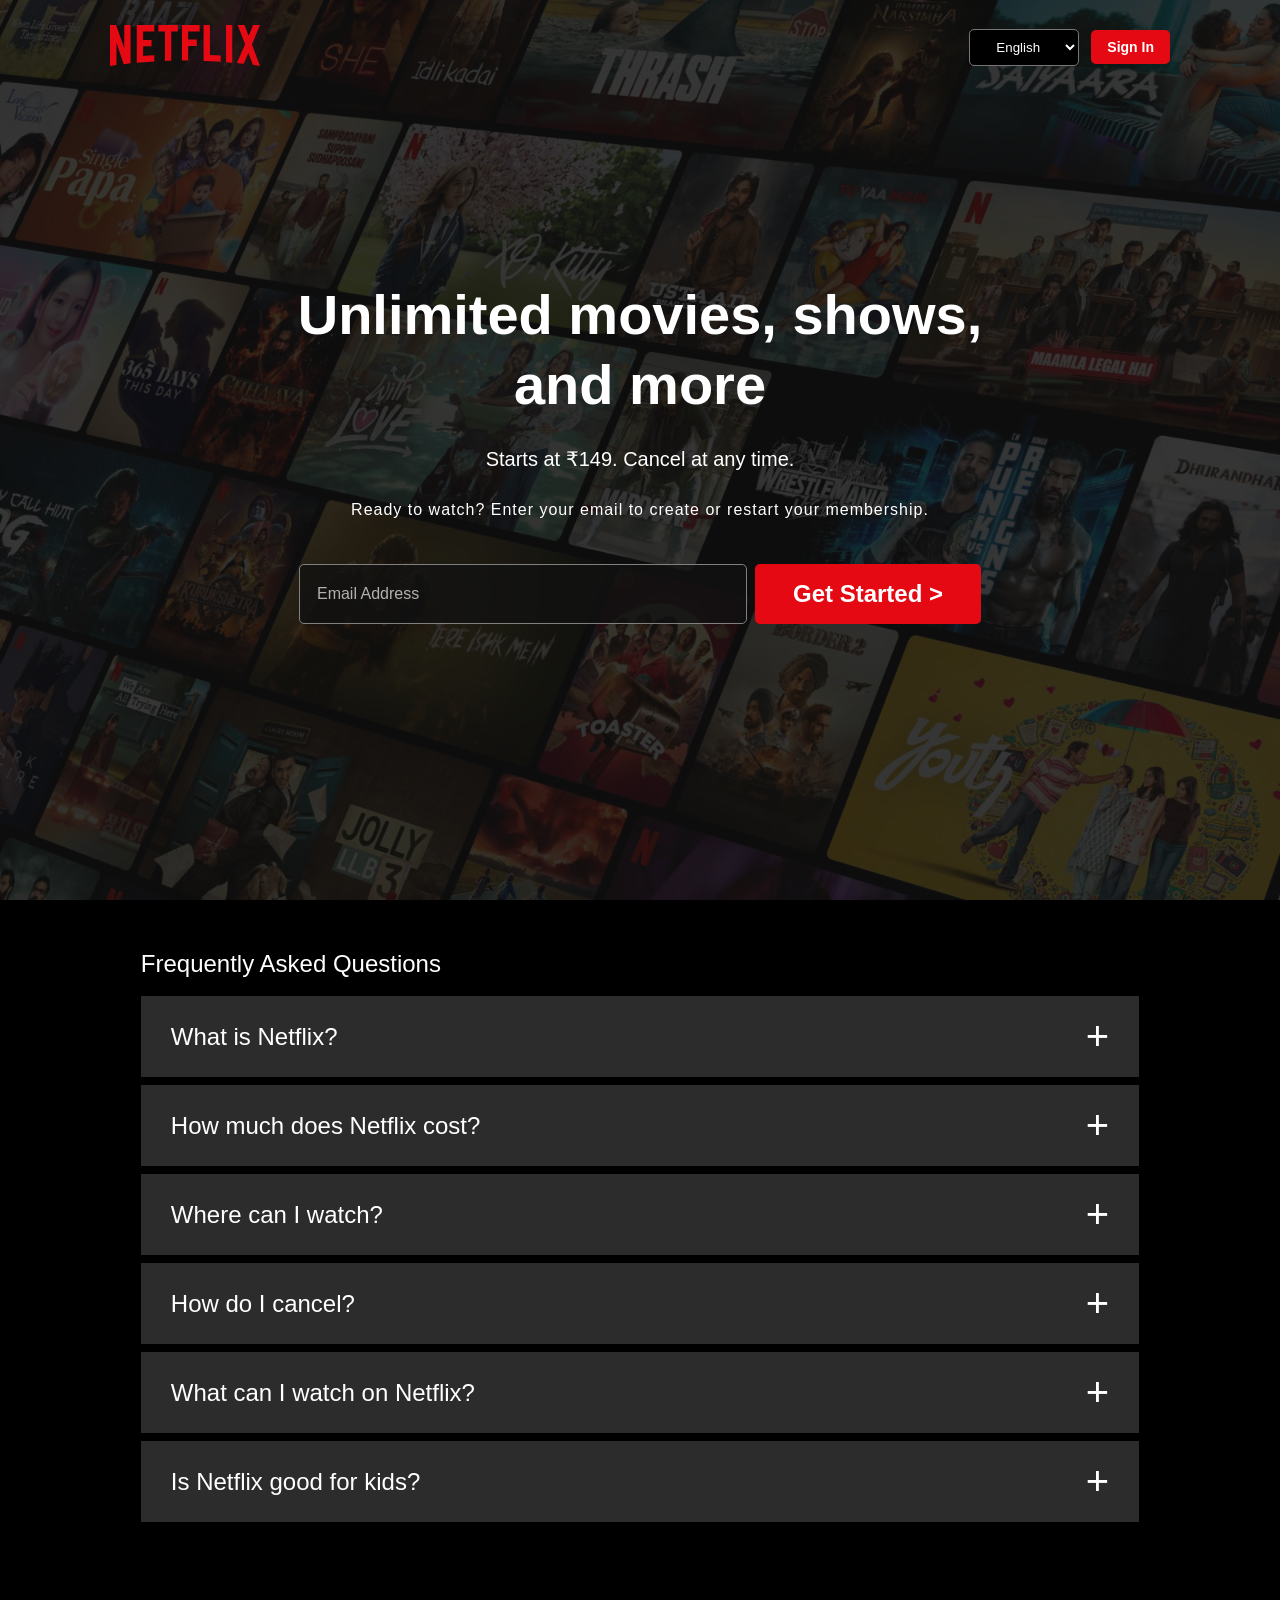
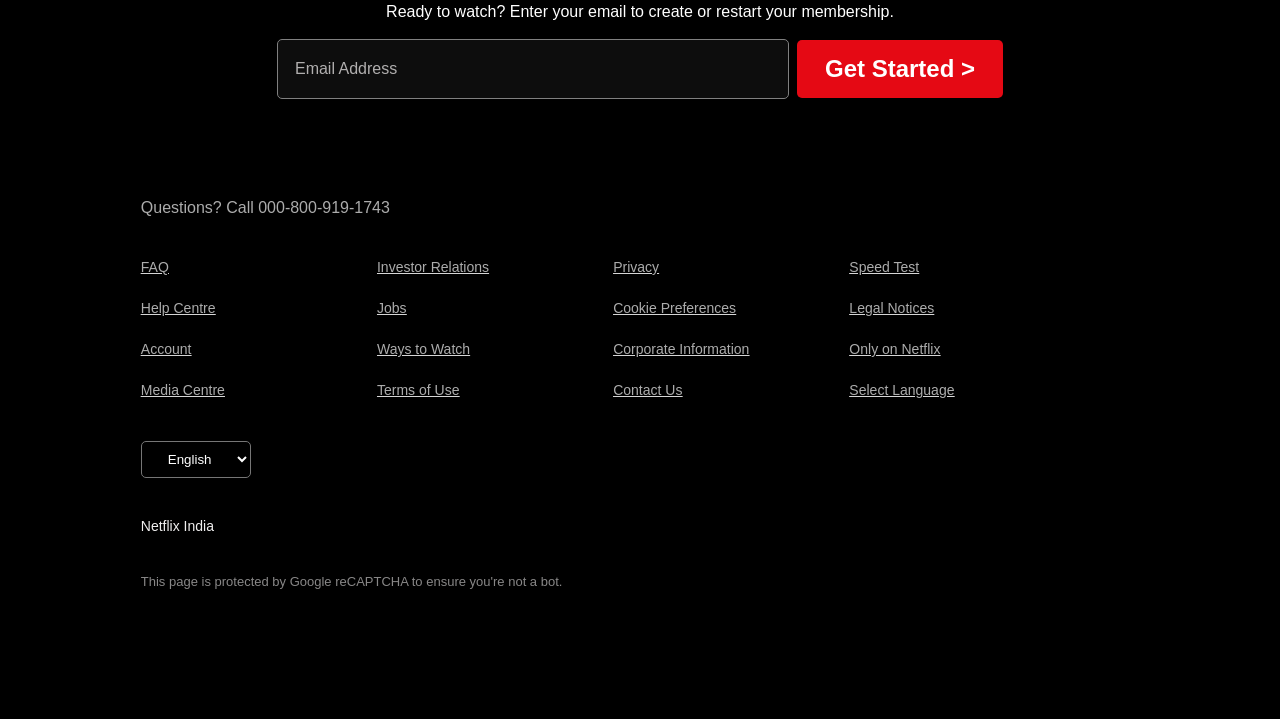
<file: index.html>
<!DOCTYPE html>
<html lang="en">

<head>
    <meta charset="UTF-8">
    <meta name="viewport" content="width=device-width, initial-scale=1.0">
    <title>Netflix-Clone</title>
    <link rel="stylesheet" href="css/style.css">
</head>

<body>
    <main>
        <section class="hero-Section">
            <div class="layout"></div>
            <nav>
                <div class="logo">
                    <img src="assets/icons/netflix.logo.svg" alt="netflix-logo">
                </div>
                <div class="btn">
                    <select name="india" id="language">
                        <option value="English">English</option>
                        <option value="Hindi">Hindi</option>
                    </select>
                    <button>Sign In</button>
                </div>
            </nav>
            <div class="hero">
                <div class="hero-Content">
                    <h1>Unlimited movies, shows, and more</h1>
                    <p>Starts at ₹149. Cancel at any time.</p>

                    <h3>Ready to watch? Enter your email to create or restart your membership.</h3>
                    <div class="btn">
                        <input type="email" placeholder="Email Address" required>
                        <button>Get Started &gt;</button>
                    </div>

                </div>
            </div>
        </section>
        <section class="feature-Section"></section>
        <section class="faq-Section">
            <h1>Frequently Asked Questions</h1>
            <div class="faq-question-secion">
                <div class="faq-question">
                    <div class="faq-question-content">What is Netflix?</div>
                    <div class="faq-question-content-icon">+</div>
                </div>
                <div class="faq-question">
                    <div class="faq-question-content">How much does Netflix cost?</div>
                    <div class="faq-question-content-icon">+</div>
                </div>
                <div class="faq-question">
                    <div class="faq-question-content">Where can I watch?</div>
                    <div class="faq-question-content-icon">+</div>
                </div>
                <div class="faq-question">
                    <div class="faq-question-content">How do I cancel?</div>
                    <div class="faq-question-content-icon">+</div>
                </div>
                <div class="faq-question">
                    <div class="faq-question-content">What can I watch on Netflix?</div>
                    <div class="faq-question-content-icon">+</div>
                </div>
                <div class="faq-question">
                    <div class="faq-question-content">Is Netflix good for kids?</div>
                    <div class="faq-question-content-icon">+</div>
                </div>
            </div>
            <div class="faq-Section-confirm">
                <h3>Ready to watch? Enter your email to create or restart your membership.</h3>
                <div class="btn">
                    <input type="email" placeholder="Email Address" required>
                    <button>Get Started &gt;</button>
                </div>
            </div>
        </section>
    </main>
    <footer class="footer">
        <h1>Questions? Call 000-800-919-1743</h1>
        <div class="footer-content">

            <div class="footer-content-part">
                <div class="part-content"><a href="./#">FAQ</a></div>
                <div class="part-content"><a href="./#">Help Centre</a></div>
                <div class="part-content"><a href="./#">Account</a></div>
                <div class="part-content"><a href="./#">Media Centre</a></div>
            </div>
            <div class="footer-content-part">
                <div class="part-content"><a href="./#">Investor Relations</a></div>
                <div class="part-content"><a href="./#">Jobs</a></div>
                <div class="part-content"><a href="./#">Ways to Watch</a></div>
                <div class="part-content"><a href="./#">Terms of Use</a></div>
            </div>
            <div class="footer-content-part">
                <div class="part-content"><a href="./#">Privacy</a></div>
                <div class="part-content"><a href="./#">Cookie Preferences</a></div>
                <div class="part-content"><a href="./#">Corporate Information</a></div>
                <div class="part-content"><a href="./#">Contact Us</a></div>
            </div>
            <div class="footer-content-part">
                <div class="part-content"><a href="./#">Speed Test</a></div>
                <div class="part-content"><a href="./#">Legal Notices</a></div>
                <div class="part-content"><a href="./#">Only on Netflix</a></div>
                <div class="part-content"><a href="./#">Select Language</a></div>
            </div>
        </div>


        <div class="btn">
            <select name="india" id="language">
                <option value="English">English</option>
                <option value="Hindi">Hindi</option>
            </select>
        </div>
        <div class="location">
            Netflix India</div>
        <div class="para">
            This page is protected by Google reCAPTCHA to ensure you're not a bot.</div>
    </footer>

</body>

</html>
</file>
<file: css/style.css>
* {
    margin: 0;
    padding: 0;
    box-sizing: border-box;
}

html {
    scroll-behavior: smooth;
}

body {
    background-color: black;
    color: white;
    overflow-x: hidden;
    overflow-y: scroll;
    font-family: 'Segoe UI', Tahoma, Geneva, Verdana, sans-serif;

}

button {
    transition: 0.3s ease;
}


.hero-Section {
    width: 100vw;
    height: 100vh;
    /* height: auto; */
    background-image: url('../assets/images/background-image.jpg');
    background-position: center;
    background-repeat: no-repeat;
    background-size: cover;
    /* object-fit: cover; */
    position: relative;

}

.layout {
    background-color: rgba(17, 17, 17, 0.788);
    width: 100%;
    height: 100%;
    position: absolute;
    z-index: 10;
}

nav {
    display: flex;
    justify-content: space-between;
    align-items: center;
    margin: 0px auto;
    padding-top: 25px;
    width: 90%;
    max-width: 1060px;
    position: relative;
    z-index: 10;
}

nav .logo img {
    width: 150px;
    color: rgb(117, 1, 1);
    font-weight: 900;

}

nav .btn {
    font-size: 16px;
    line-height: 20px;
    display: flex;
    justify-content: center;
    align-items: center;
    gap: 12px;

}

.btn button {
    background-color: rgb(229, 9, 20);
    padding: 10px 16px;
    font-weight: bold;
    color: #fff;
    border: none;
    border-radius: 5px;
    cursor: pointer;
    font-size: 14px;
    font-weight: 600;
    line-height: 14px;

}

.btn button:hover {
    /* transition: all 0.4s; */
    background-color: rgb(202, 4, 14);

}

.btn select {
    padding: 9px 22px;
    background-color: black;
    color: #fff;
    border-radius: 5px;


}

.btn select option {
    background-color: #fefdff;
    color: rgb(7, 7, 7);
    /* color: blue; */

}


.btn select:focus {
    /* border:1px solid #fff; */
    outline: 2px solid #fff;
    outline-offset: 2px;
}

.hero {
    width: 60vw;
    /* min-height: 80vh; */
    margin: 0px auto;
}

.hero-Content {
    position: relative;
    z-index: 10;
    display: flex;
    justify-content: center;
    align-items: center;
    gap: 27px;
    flex-direction: column;
    min-height: 85vh;

}

.hero-Content h1 {
    /* max-width: 600px; */
    margin: 0px auto;
    font-size: 56px;
    font-weight: 900;
    color: #fff;
    line-height: 70px;
    text-align: center;
}

.hero-Content p {
    font-size: 20px;
    line-height: normal;
    font-weight: 500;
    color: #fff;
}

.hero-Content h3 {
    font-size: 16px;
    font-weight: 400;
    line-height: 24px;
    text-align: center;
    letter-spacing: 1px;

}

.hero-Content .btn {
    display: flex;
    justify-content: center;
    align-items: center;
    gap: 8px;
    margin-top: 15px;

}

.hero-Content input {
    font-size: 16px;
    font-weight: 400;
    line-height: 24px;
    background-color: rgba(17, 17, 17, 0.788);
    border: 1px solid gray;
    border-radius: 5px;
    /* padding: 17px 160px 17px 17px; */
    width: 35vw;
    padding: 17px;


}

.hero-Content input::placeholder {
    color: #d4d1d1d3;
}

.hero-Content .btn button {
    font-size: 24px;
    font-weight: 700;
    line-height: 24px;
    font-family: Arial, Helvetica, sans-serif;
    border-radius: 5px;
    padding: 18px 38px;

}

.faq-Section {
    width: 78vw;
    margin: 50px auto;
    display: flex;
    flex-direction: column;
    align-items: center;
    justify-content: center;
    gap: 10px;
    transition: background 0.3s ease;

}

.faq-Section h1 {
    width: 100%;
    text-align: left;
    font-weight: 500;
    font-size: 24px;
}

.faq-question-content-icon {
    font-size: 40px;
}

.faq-question-secion {
    width: 100%;
}

.faq-question {
    background-color: rgb(44, 44, 44);
    color: #fff;
    font-size: 24px;
    font-weight: 400;
    padding: 18px 30px;
    margin: 8px 0px;
    display: flex;
    justify-content: space-between;
    align-items: center;
    cursor: pointer;
}


.faq-question:hover {
    transition: 0.3s;
    background-color: rgb(68, 67, 67);
}

.faq-Section-confirm {

    margin-top: 60px;
    /* width: 100%; */

}

.faq-Section-confirm h3 {
    font-size: 16px;
    font-weight: 400;
    line-height: 24px;
    text-align: center;
}

.faq-Section-confirm .btn {
    /* background-color: red; */
    display: flex;
    justify-content: center;
    align-items: center;
    gap: 8px;
    margin-top: 15px;
    /* max-width: 600px; */

}

.faq-Section-confirm input {
    font-size: 16px;
    font-weight: 400;
    line-height: 24px;
    /* font-family: Arial, Helvetica, sans-serif; */
    background-color: rgba(17, 17, 17, 0.788);
    border: 1px solid gray;
    border-radius: 5px;
    /* padding: 16px 339px 16px 17px; */
    width: 40vw;
    padding: 17px;

}

.faq-Section-confirm input::placeholder {
    color: #d4d1d1d3;
    /* background-color: black; */
}

.faq-Section-confirm .btn button {
    font-size: 24px;
    font-weight: 700;
    line-height: 24px;
    /* font-family: Arial, Helvetica, sans-serif; */
    border-radius: 5px;
    padding: 17px 28px;

}

.footer {
    width: 78vw;
    margin: 0px auto;
    display: flex;
    flex-direction: column;
    align-items: flex-start;
    justify-content: center;
    row-gap: 40px;
    margin-top: 100px;
    margin-bottom: 130px;

}

.footer h1 {
    /* background-color: red; */
    font-size: 16px;
    font-weight: 500;

    color: #cececed5;
}

.footer-content {
    display: grid;
    justify-content: space-between;
    align-items: center;
    grid-template-columns: 1fr 1fr 1fr 1fr;
    column-gap: 100px;
    row-gap: 20px;
}

.footer-content-part {
    display: flex;
    flex-direction: column;
    gap: 20px;
    /* color: #cececed5; */
    text-decoration: underline;
    font-size: 14px;
    line-height: 21px;

}

.footer .part-content a {
    cursor: pointer;

    color: #cececed5;


}

.footer .location {
    font-size: 14px;
    font-weight: 400;
    color: #f0efef;

}

.footer .para {
    font-size: 13px;
    line-height: normal;
    color: #888787;

}

.footer .btn select {
    padding: 9px 22px;
    background-color: black;
    color: #fff;

    border-radius: 5px;

}




@media only screen and (max-width:960px) {




    .hero {
        width: 77vw;
        /* min-height: 80vh; */
        margin: 0px auto;
    }

    .hero-Section {
        height: 70vh;
    }





    nav .logo img {
        width: 100px;
        font-weight: 500;

    }

    .btn button {
        font-weight: 500;
    }


    .hero-Content {
        z-index: 10;
        gap: 24px;
        min-height: 60vh;

    }


    .hero-Content h1 {
        font-size: 32px;
        font-weight: 700;
        line-height: 40px;
        max-width: 400px;
    }

    .hero-Content p {
        font-size: 16px;
        font-weight: 400;

    }

    .hero-Content h3 {
        font-size: 16px;
        font-weight: 400;
        line-height: 24px;
    }

    .hero-Content .btn {
        margin-top: 5px;

    }


    .hero-Content input {
        font-size: 16px;
        font-weight: 400;
        line-height: 24px;
        width: 50vw;
        padding: 16px;

    }

    .hero-Content .btn button {
        font-size: 18px;
        font-weight: 500;
        line-height: 18px;
        padding: 18px 24px;


    }


    .faq-Section {
        width: 90vw;
        margin: 50px auto;

    }

    .faq-Section h1 {
        /* font-weight: 400; */
        font-size: 16px;
        /* font-family: Arial, Helvetica, sans-serif; */
    }


    .faq-question-content-icon {
        font-size: 40px;
        /* font-weight:400; */
    }

    .faq-question {
        font-size: 18px;
        font-weight: 400;
        padding: 13px 25px;
    }

    .faq-Section-confirm {
        margin-top: 50px;

    }

    .faq-Section-confirm input {

        width: 58vw;
        padding: 16px;


    }


    .faq-Section-confirm .btn button {
        font-weight: 500;
        padding: 17px 20px;

    }


    .footer {
        width: 90vw;
        row-gap: 30px;
        margin-top: 80px;
        margin-bottom: 130px;

    }


    .footer-content {
        grid-template-columns: 1fr 1fr;
        column-gap: 200px;
        row-gap: 15px;


    }




    .footer-content-part {
        display: flex;
        flex-direction: column;
        gap: 15px;

    }





}



@media only screen and (max-width:600px) {
    .hero-Section {
        height: 80vh;
    }



    nav {
        padding-top: 20px;
    }

    nav .logo img {
        width: 100px;
        /* color: rgb(146, 5, 5); */
        font-weight: 500;

    }


    .btn button {
        font-weight: 400;
    }

    .hero {
        width: 80vw;
        /* min-height: 70vh; */
        margin: 40px auto;
    }

    .hero-Content {
        gap: 20px;
    }

    .hero-Content h1 {
        font-size: 32px;
        font-weight: 700;
        line-height: 40px;
        /* max-width: 400px; */
    }

    .hero-Content p {
        font-size: 16px;
        font-weight: 400;

    }

    .hero-Content h3 {
        font-size: 16px;
        font-weight: 400;
        line-height: 24px;
    }

    .hero-Content .btn {
        flex-direction: column;
        gap: 20px;
        margin-top: 5px;

    }


    .hero-Content input {

        width: 80vw;
        padding: 15px;

    }

    .hero-Content .btn button {
        font-size: 18px;
        font-weight: 500;
        line-height: 18px;
        padding: 16px 20px;

    }


    .faq-Section {
        width: 90vw;
        margin: 20px auto;

    }

    .faq-Section h1 {
        font-size: 16px;
    }


    .faq-question-content-icon {
        font-size: 40px;
        font-weight: 400;
    }

    .faq-question {
        font-size: 18px;
        font-weight: 400;
        padding: 13px 25px;
    }

    .faq-Section-confirm {
        margin-top: 40px;


    }

    .faq-Section-confirm h3 {
        text-align: left;

    }

    .faq-Section-confirm .btn {

        /* display: flex; */
        flex-direction: column;
        justify-content: center;
        align-items: baseline;
        gap: 15px;
        margin-top: 15px;
        /* width: 100%; */

    }

    .faq-Section-confirm input {

        width: 90vw;
        padding: 15px;

        /* padding: 12px 130px 12px 15px; */
    }



    .faq-Section-confirm .btn button {
        font-weight: 400;
        padding: 16px 20px;

    }


    .footer {
        width: 90vw;
        row-gap: 20px;
        margin-top: 60px;
        margin-bottom: 130px;
        font-weight: 500;

    }


    .footer-content {
        /* display: grid; */
        /* justify-content: flex-start; */
        /* align-items: center; */
        grid-template-columns: 1fr;
        /* column-gap: 200px; */
        /* justify-content: center; */
        row-gap: 10px;


    }

    .footer-content-part {
        /* display: flex; */
        /* flex-direction: column; */
        gap: 10px;
        /* color: #cececed5; */
        /* text-decoration: underline; */
        /* font-size: 14px; */
        /* line-height: 21px; */

    }




}
</file>
